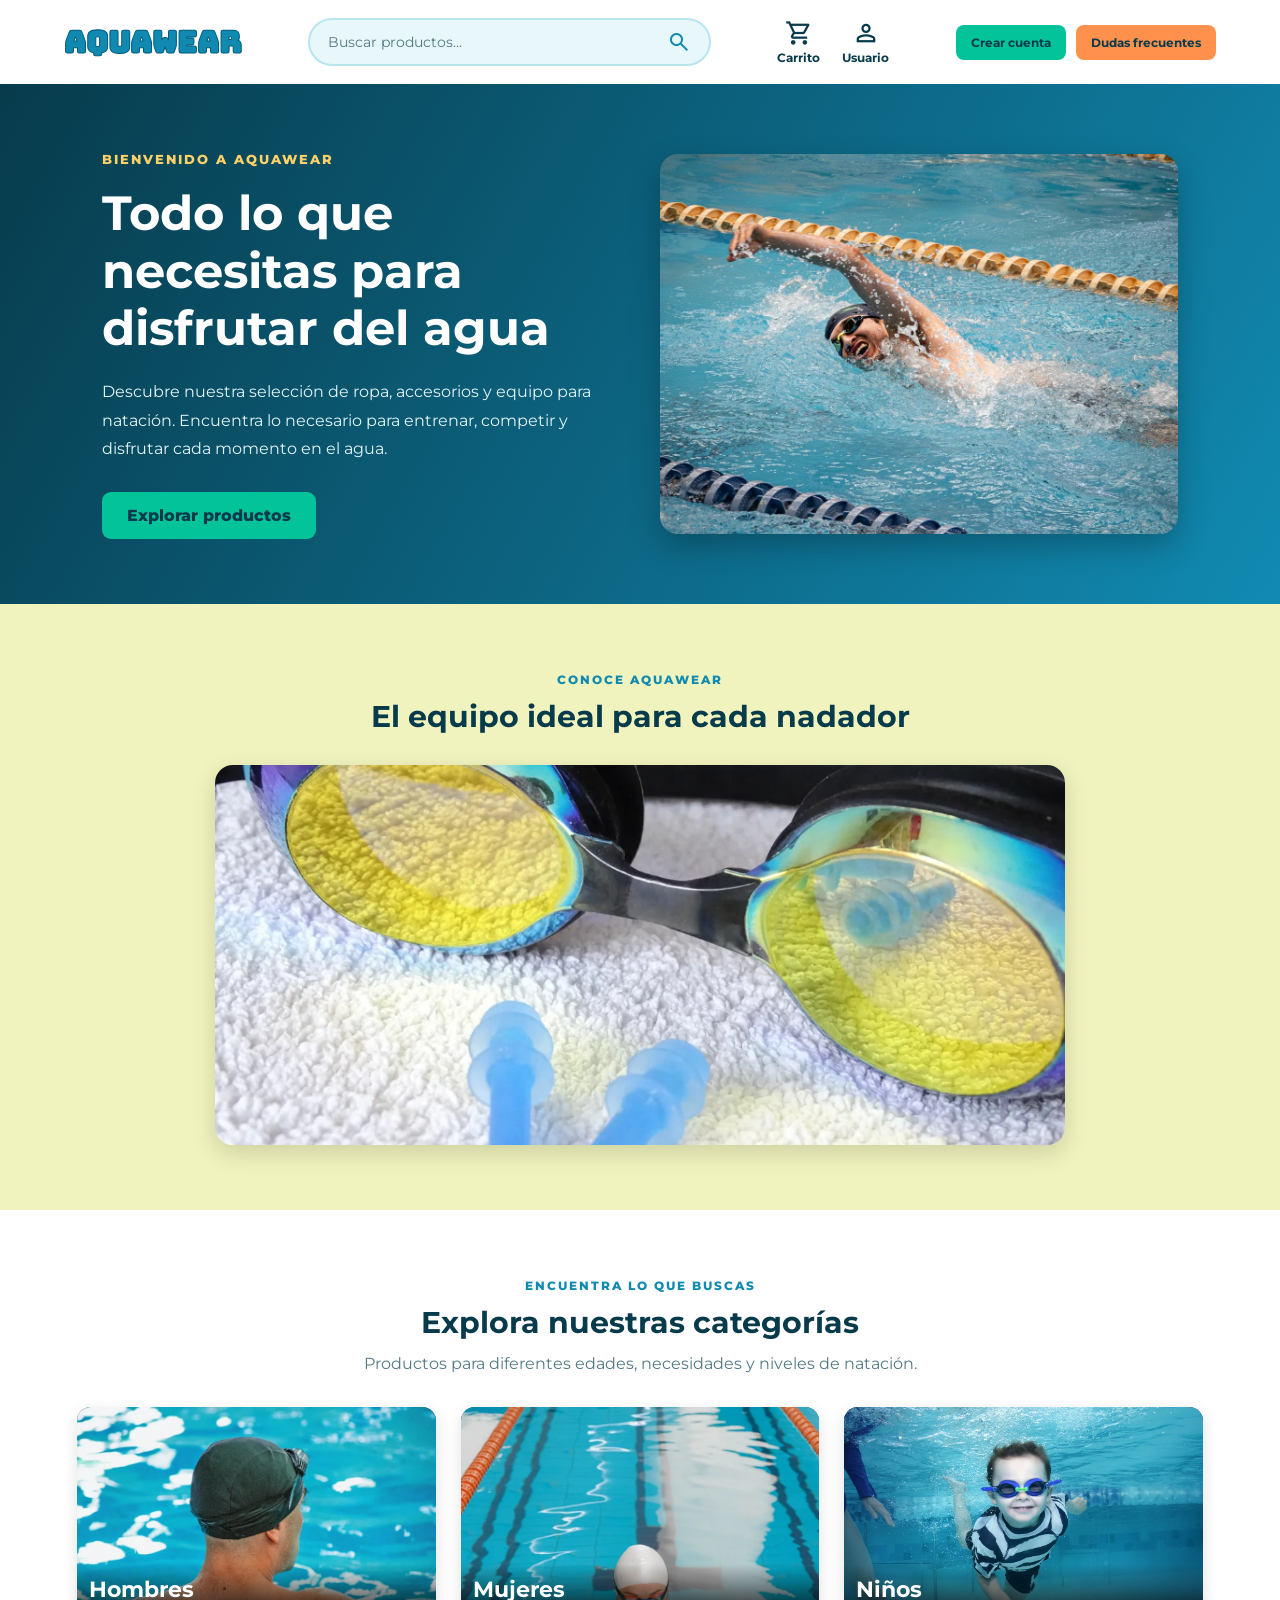
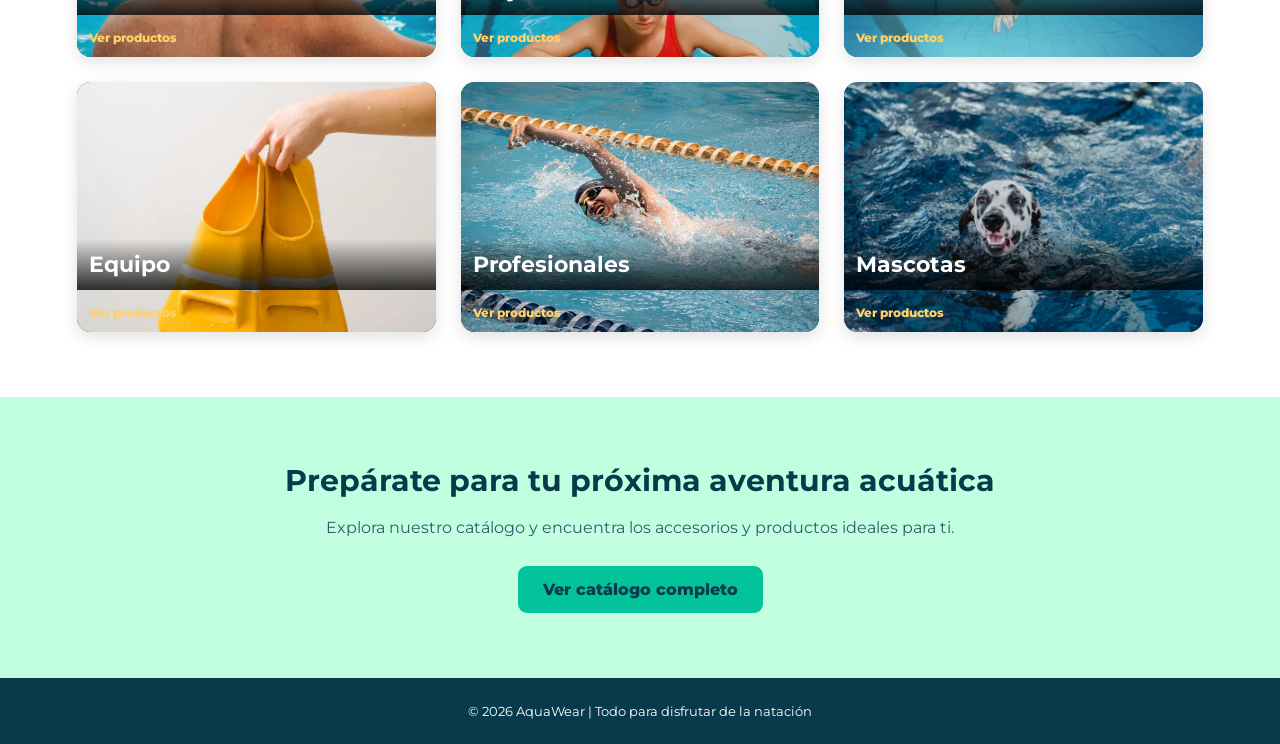
<file: index.html>
<!DOCTYPE html>
<html lang="es">
<head>
    <meta charset="UTF-8">
    <meta name="viewport" content="width=device-width, initial-scale=1.0">
    <meta name="description" content="AquaWear: ropa, accesorios y equipo para natación. Encuentra todo lo que necesitas para disfrutar del agua.">
    <link rel="stylesheet" href="styleprincipal.css">
    <link href="https://fonts.googleapis.com/css2?family=Material+Symbols+Outlined" rel="stylesheet">
    <title>AquaWear | Todo para nadar</title>
</head>

<body>

    <!-- ENCABEZADO -->
    <header class="header">

        <a href="index.html" class="logo">
            <h1>AquaWear</h1>
        </a>

        <div class="barra-busqueda">
            <input type="text" placeholder="Buscar productos...">
            <span class="material-symbols-outlined" id="lupa">search</span>
        </div>

        <nav class="accesos">
            <a href="productos.html" class="acceso">
                <span class="material-symbols-outlined">shopping_cart</span>
                <span>Carrito</span>
            </a>

            <a href="#" class="acceso">
                <span class="material-symbols-outlined">person</span>
                <span>Usuario</span>
            </a>
        </nav>

        <div class="acciones">
            <a href="#" class="boton-cuenta">Crear cuenta</a>
            <a href="#" class="boton-ayuda">Dudas frecuentes</a>
        </div>

    </header>


    <main>

        <!-- PRESENTACIÓN PRINCIPAL -->
        <section class="presentacion">

            <div class="presentacion-texto">
                <span class="etiqueta">BIENVENIDO A AQUAWEAR</span>

                <h2>Todo lo que necesitas para disfrutar del agua</h2>

                <p>
                    Descubre nuestra selección de ropa, accesorios y equipo
                    para natación. Encuentra lo necesario para entrenar,
                    competir y disfrutar cada momento en el agua.
                </p>

                <a href="productos.html" class="boton-principal">
                    Explorar productos
                </a>
            </div>

            <div class="presentacion-imagen">
                <img
                    src="optimizadas/nadador_profesional.webp"
                    alt="Nadador profesional practicando estilo libre">
            </div>

        </section>


        <!-- SLIDER DE IMÁGENES -->
        <section class="destacados">

            <div class="titulo-seccion">
                <span>CONOCE AQUAWEAR</span>
                <h2>El equipo ideal para cada nadador</h2>
            </div>

            <div class="slider-css">
                <div class="slides-css">
                    <img src="optimizadas/gafas-natacion.webp"
                         alt="Gafas de natación para actividades acuáticas">

                    <img src="optimizadas/nadadora_mujeres.webp"
                         alt="Mujer practicando natación con equipo especializado">

                    <img src="optimizadas/nadador_profesional.webp"
                         alt="Nadador profesional entrenando en una piscina">
                </div>
            </div>

        </section>


        <!-- CATEGORÍAS -->
        <section class="categorias">

            <div class="titulo-seccion">
                <span>ENCUENTRA LO QUE BUSCAS</span>
                <h2>Explora nuestras categorías</h2>
                <p>Productos para diferentes edades, necesidades y niveles de natación.</p>
            </div>

            <div class="categorias-grid">

                <a href="productos.html" class="categoria">
                    <img src="optimizadas/nadador-hombre.webp"
                         alt="Nadador masculino en piscina">
                    <h3>Hombres</h3>
                    <span>Ver productos</span>
                </a>

                <a href="productos.html" class="categoria">
                    <img src="optimizadas/nadadora_mujeres.webp"
                         alt="Mujer practicando natación">
                    <h3>Mujeres</h3>
                    <span>Ver productos</span>
                </a>

                <a href="productos.html" class="categoria">
                    <img src="optimizadas/natacion-ninos.webp"
                         alt="Niño nadando en una piscina">
                    <h3>Niños</h3>
                    <span>Ver productos</span>
                </a>

                <a href="productos.html" class="categoria">
                    <img src="optimizadas/aletas.webp"
                         alt="Aletas amarillas para natación">
                    <h3>Equipo</h3>
                    <span>Ver productos</span>
                </a>

                <a href="productos.html" class="categoria">
                    <img src="optimizadas/nadador_profesional.webp"
                         alt="Nadador competitivo entrenando">
                    <h3>Profesionales</h3>
                    <span>Ver productos</span>
                </a>

                <a href="productos.html" class="categoria">
                    <img src="optimizadas/perro_nadando.webp"
                         alt="Perro dálmata nadando en una piscina">
                    <h3>Mascotas</h3>
                    <span>Ver productos</span>
                </a>

            </div>

        </section>


        <!-- ACCESO AL CATÁLOGO -->
        <section class="catalogo-invitacion">

            <h2>Prepárate para tu próxima aventura acuática</h2>

            <p>
                Explora nuestro catálogo y encuentra los accesorios
                y productos ideales para ti.
            </p>

            <a href="productos.html" class="boton-principal">
                Ver catálogo completo
            </a>

        </section>

    </main>


    <!-- PIE DE PÁGINA -->
    <footer class="footer">
        <p>© 2026 AquaWear | Todo para disfrutar de la natación</p>
    </footer>

</body>
</html>
</file>
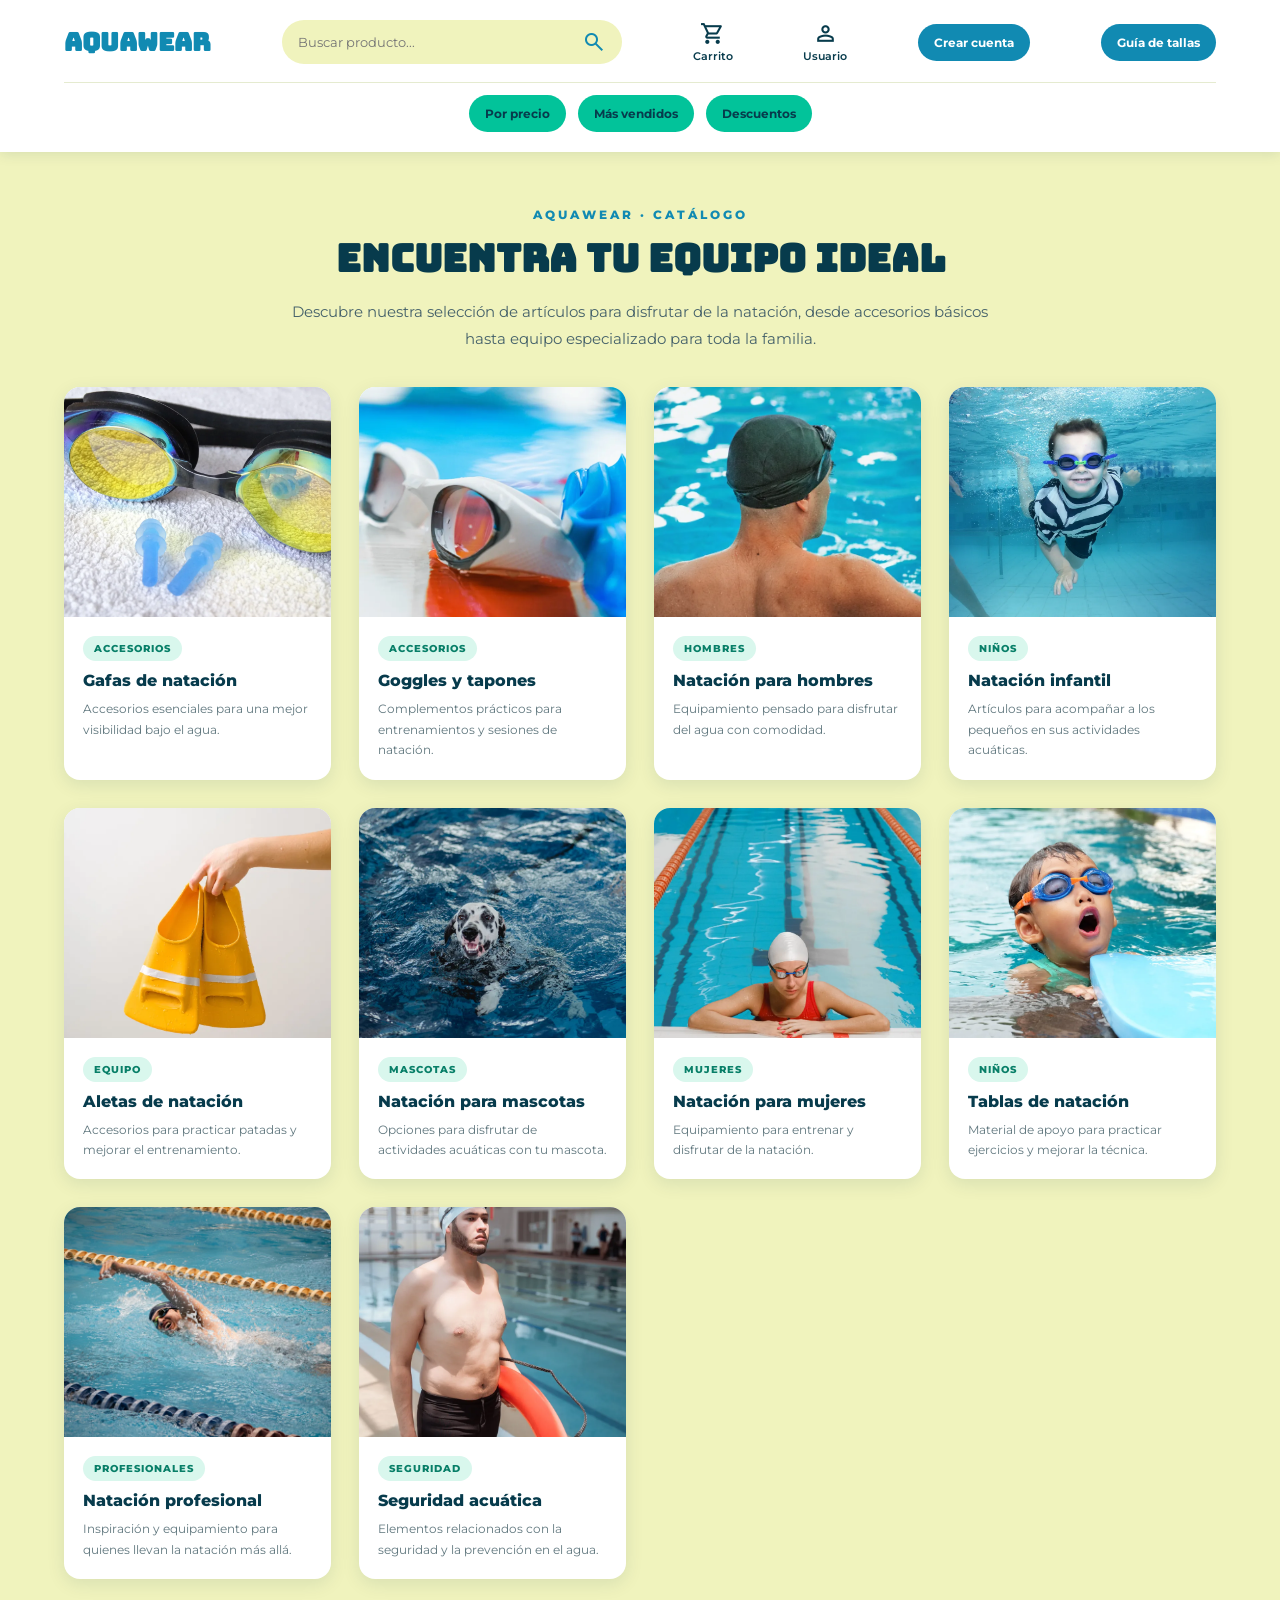
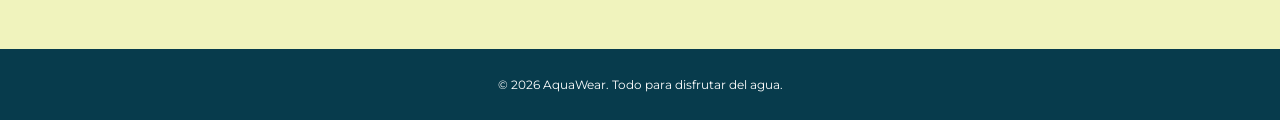
<file: productos.html>
<!DOCTYPE html>
<html lang="es">
<head>
    <meta charset="UTF-8">
    <meta name="viewport" content="width=device-width, initial-scale=1.0">
    <meta name="description" content="Descubre los productos y accesorios de natación de AquaWear para toda la familia.">
    <link rel="stylesheet" href="styleproductos.css">
    <link href="https://fonts.googleapis.com/css2?family=Material+Symbols+Outlined" rel="stylesheet">
    <title>Productos | AquaWear</title>
</head>

<body>

<header class="header">
    <a href="index.html"><h1>AquaWear</h1></a>

    <div class="barra-contenedor">
        <div class="barra-busqueda">
            <input type="text" placeholder="Buscar producto..." aria-label="Buscar producto">
            <span id="lupa" class="material-symbols-outlined">search</span>
        </div>
    </div>

    <div class="icono-contenedor">
        <span id="carrito" class="material-symbols-outlined">shopping_cart</span>
        <span class="icono-texto">Carrito</span>
    </div>

    <div class="icono-contenedor">
        <span id="usuario" class="material-symbols-outlined">person</span>
        <span class="icono-texto">Usuario</span>
    </div>

    <button id="crear-cuenta">Crear cuenta</button>
    <button id="guia-de-tallas">Guía de tallas</button>

    <nav class="botones-filtros" aria-label="Filtros de productos">
        <button id="ordenar-precio">Por precio</button>
        <button id="mas-vendidos">Más vendidos</button>
        <button id="descuentos">Descuentos</button>
    </nav>
</header>

<main>
    <section class="catalogo-intro">
        <p class="catalogo-etiqueta">AQUAWEAR · CATÁLOGO</p>
        <h2>Encuentra tu equipo ideal</h2>
        <p>Descubre nuestra selección de artículos para disfrutar de la natación, desde accesorios básicos hasta equipo especializado para toda la familia.</p>
    </section>

    <section class="productos-seccion" aria-label="Catálogo de productos">

        <article class="producto">
            <img src="optimizadas/gafas-natacion.webp" alt="Gafas de natación con piscina de fondo" loading="lazy">
            <div class="producto-info">
                <span class="producto-categoria">Accesorios</span>
                <h3>Gafas de natación</h3>
                <p>Accesorios esenciales para una mejor visibilidad bajo el agua.</p>
            </div>
        </article>

        <article class="producto">
            <img src="optimizadas/goggles-piscina.webp" alt="Goggles y tapones para natación sobre una toalla" loading="lazy">
            <div class="producto-info">
                <span class="producto-categoria">Accesorios</span>
                <h3>Goggles y tapones</h3>
                <p>Complementos prácticos para entrenamientos y sesiones de natación.</p>
            </div>
        </article>

        <article class="producto">
            <img src="optimizadas/nadador-hombre.webp" alt="Hombre equipado para nadar en una piscina" loading="lazy">
            <div class="producto-info">
                <span class="producto-categoria">Hombres</span>
                <h3>Natación para hombres</h3>
                <p>Equipamiento pensado para disfrutar del agua con comodidad.</p>
            </div>
        </article>

        <article class="producto">
            <img src="optimizadas/natacion-ninos.webp" alt="Niño practicando natación" loading="lazy">
            <div class="producto-info">
                <span class="producto-categoria">Niños</span>
                <h3>Natación infantil</h3>
                <p>Artículos para acompañar a los pequeños en sus actividades acuáticas.</p>
            </div>
        </article>

        <article class="producto">
            <img src="optimizadas/aletas.webp" alt="Aletas amarillas para natación" loading="lazy">
            <div class="producto-info">
                <span class="producto-categoria">Equipo</span>
                <h3>Aletas de natación</h3>
                <p>Accesorios para practicar patadas y mejorar el entrenamiento.</p>
            </div>
        </article>

        <article class="producto">
            <img src="optimizadas/perro_nadando.webp" alt="Perro dálmata nadando en el agua" loading="lazy">
            <div class="producto-info">
                <span class="producto-categoria">Mascotas</span>
                <h3>Natación para mascotas</h3>
                <p>Opciones para disfrutar de actividades acuáticas con tu mascota.</p>
            </div>
        </article>

        <article class="producto">
            <img src="optimizadas/nadadora_mujeres.webp" alt="Mujer preparada para nadar en una piscina" loading="lazy">
            <div class="producto-info">
                <span class="producto-categoria">Mujeres</span>
                <h3>Natación para mujeres</h3>
                <p>Equipamiento para entrenar y disfrutar de la natación.</p>
            </div>
        </article>

        <article class="producto">
            <img src="optimizadas/nino_tabla_natacion.webp" alt="Niño utilizando una tabla de natación en la piscina" loading="lazy">
            <div class="producto-info">
                <span class="producto-categoria">Niños</span>
                <h3>Tablas de natación</h3>
                <p>Material de apoyo para practicar ejercicios y mejorar la técnica.</p>
            </div>
        </article>

        <article class="producto">
            <img src="optimizadas/nadador_profesional.webp" alt="Nadador profesional realizando una brazada en una piscina" loading="lazy">
            <div class="producto-info">
                <span class="producto-categoria">Profesionales</span>
                <h3>Natación profesional</h3>
                <p>Inspiración y equipamiento para quienes llevan la natación más allá.</p>
            </div>
        </article>

        <article class="producto">
            <img src="optimizadas/hombre_salvavidas.webp" alt="Hombre con equipo de natación y salvavidas junto a una piscina" loading="lazy">
            <div class="producto-info">
                <span class="producto-categoria">Seguridad</span>
                <h3>Seguridad acuática</h3>
                <p>Elementos relacionados con la seguridad y la prevención en el agua.</p>
            </div>
        </article>

    </section>
</main>

<footer class="footer">
    <p>© 2026 AquaWear. Todo para disfrutar del agua.</p>
</footer>

</body>
</html>
</file>
<file: styleprincipal.css>
@import url('https://fonts.googleapis.com/css2?family=Bungee&family=Montserrat:wght@400;500;600;700;800&display=swap');

* {
    margin: 0;
    padding: 0;
    box-sizing: border-box;
}

body {
    background-color: #f0f3bd;
    color: #073b4c;
    font-family: "Montserrat", sans-serif;
}

/* ENCABEZADO */

.header {
    display: flex;
    align-items: center;
    justify-content: space-between;
    flex-wrap: wrap;
    gap: 20px;
    padding: 18px 5%;
    background-color: #ffffff;
    box-shadow: 0 3px 12px rgba(0, 0, 0, 0.08);
}

.logo {
    text-decoration: none;
}

.logo h1 {
    font-family: "Bungee", sans-serif;
    font-size: 30px;
    color: #118ab2;
    -webkit-text-stroke: 1px #00597a;
}

.barra-busqueda {
    display: flex;
    align-items: center;
    background-color: #e7f7fa;
    border: 2px solid #b8e6ef;
    border-radius: 25px;
    padding: 10px 18px;
    width: 35%;
    min-width: 200px;
}

.barra-busqueda input {
    width: 100%;
    border: none;
    outline: none;
    background: transparent;
    font-family: "Montserrat", sans-serif;
    font-size: 14px;
}

.barra-busqueda input::placeholder {
    color: #537985;
}

#lupa {
    font-size: 24px;
    color: #118ab2;
    cursor: pointer;
}

.accesos {
    display: flex;
    align-items: center;
    gap: 22px;
}

.acceso {
    display: flex;
    flex-direction: column;
    align-items: center;
    gap: 3px;
    color: #073b4c;
    text-decoration: none;
    font-size: 12px;
    font-weight: 700;
}

.acceso .material-symbols-outlined {
    font-size: 28px;
}

.acciones {
    display: flex;
    gap: 10px;
}

.acciones a {
    padding: 10px 15px;
    border-radius: 8px;
    text-decoration: none;
    font-size: 12px;
    font-weight: 700;
    transition: 0.3s;
}

.boton-cuenta {
    background-color: #02c39a;
    color: #073b4c;
}

.boton-ayuda {
    background-color: #ff914d;
    color: #073b4c;
}

.acciones a:hover {
    transform: translateY(-2px);
    filter: brightness(0.95);
}


/* PRESENTACIÓN PRINCIPAL */

.presentacion {
    display: grid;
    grid-template-columns: 1fr 1fr;
    align-items: center;
    gap: 40px;
    padding: 65px 8%;
    background: linear-gradient(120deg, #073b4c, #118ab2);
    color: white;
}

.presentacion-texto {
    max-width: 550px;
}

.etiqueta {
    display: inline-block;
    margin-bottom: 18px;
    color: #ffd166;
    font-size: 13px;
    font-weight: 800;
    letter-spacing: 2px;
}

.presentacion-texto h2 {
    margin-bottom: 20px;
    font-size: clamp(30px, 4vw, 48px);
    line-height: 1.2;
}

.presentacion-texto p {
    margin-bottom: 28px;
    font-size: 16px;
    line-height: 1.8;
    color: #e3f5f8;
}

.presentacion-imagen img {
    display: block;
    width: 100%;
    height: 380px;
    object-fit: cover;
    object-position: center;
    border-radius: 18px;
    box-shadow: 0 12px 30px rgba(0, 0, 0, 0.25);
}

.boton-principal {
    display: inline-block;
    padding: 14px 25px;
    border-radius: 9px;
    background-color: #02c39a;
    color: #073b4c;
    text-decoration: none;
    font-weight: 800;
    transition: 0.3s;
}

.boton-principal:hover {
    background-color: #ffd166;
    transform: translateY(-3px);
}


/* SECCIÓN DESTACADOS */

.destacados {
    padding: 65px 5%;
}

.titulo-seccion {
    margin-bottom: 30px;
    text-align: center;
}

.titulo-seccion span {
    color: #118ab2;
    font-size: 12px;
    font-weight: 800;
    letter-spacing: 2px;
}

.titulo-seccion h2 {
    margin: 10px 0;
    color: #073b4c;
    font-size: 30px;
}

.titulo-seccion p {
    color: #537985;
    line-height: 1.6;
}


/* SLIDER */

.slider-css {
    width: 85%;
    max-width: 850px;
    margin: 0 auto;
    overflow: hidden;
    border-radius: 18px;
    box-shadow: 0 8px 25px rgba(0, 0, 0, 0.15);
}

.slides-css {
    display: flex;
    width: 300%;
    animation: slide 20s infinite;
}

.slides-css img {
    display: block;
    width: 33.3333%;
    height: 380px;
    flex-shrink: 0;
    object-fit: cover;
}

@keyframes slide {
    0%, 28% {
        transform: translateX(0);
    }

    33%, 61% {
        transform: translateX(-33.3333%);
    }

    66%, 94% {
        transform: translateX(-66.6666%);
    }

    100% {
        transform: translateX(0);
    }
}


/* CATEGORÍAS */

.categorias {
    padding: 65px 6%;
    background-color: #ffffff;
}

.categorias-grid {
    display: grid;
    grid-template-columns: repeat(3, 1fr);
    gap: 25px;
    max-width: 1200px;
    margin: 0 auto;
}

.categoria {
    position: relative;
    overflow: hidden;
    min-height: 250px;
    border-radius: 14px;
    background-color: #073b4c;
    text-decoration: none;
    box-shadow: 0 5px 16px rgba(0, 0, 0, 0.12);
    transition: transform 0.3s;
}

.categoria:hover {
    transform: translateY(-6px);
}

.categoria img {
    display: block;
    width: 100%;
    height: 250px;
    object-fit: cover;
    transition: transform 0.4s;
}

.categoria:hover img {
    transform: scale(1.06);
}

.categoria h3 {
    position: absolute;
    bottom: 42px;
    left: 0;
    width: 100%;
    padding: 12px;
    color: white;
    background: linear-gradient(transparent, rgba(0, 0, 0, 0.8));
    font-size: 22px;
}

.categoria span {
    position: absolute;
    bottom: 12px;
    left: 12px;
    color: #ffd166;
    font-size: 12px;
    font-weight: 800;
}


/* INVITACIÓN AL CATÁLOGO */

.catalogo-invitacion {
    padding: 65px 20px;
    text-align: center;
    background-color: #c2ffe1;
}

.catalogo-invitacion h2 {
    margin-bottom: 15px;
    font-size: 30px;
    color: #073b4c;
}

.catalogo-invitacion p {
    margin-bottom: 25px;
    color: #315b68;
    line-height: 1.7;
}


/* PIE DE PÁGINA */

.footer {
    padding: 25px;
    text-align: center;
    background-color: #073b4c;
    color: white;
    font-size: 13px;
}


/* DISEÑO ADAPTABLE */

@media (max-width: 900px) {

    .header {
        justify-content: center;
    }

    .barra-busqueda {
        width: 60%;
    }

    .presentacion {
        grid-template-columns: 1fr;
        text-align: center;
    }

    .presentacion-texto {
        margin: 0 auto;
    }

    .categorias-grid {
        grid-template-columns: repeat(2, 1fr);
    }

}

@media (max-width: 600px) {

    .header {
        padding: 15px;
    }

    .logo h1 {
        font-size: 25px;
    }

    .barra-busqueda {
        width: 100%;
    }

    .acciones {
        width: 100%;
        justify-content: center;
    }

    .presentacion {
        padding: 40px 20px;
    }

    .presentacion-imagen img {
        height: 250px;
    }

    .presentacion-texto h2 {
        font-size: 30px;
    }

    .slider-css {
        width: 100%;
    }

    .slides-css img {
        height: 250px;
    }

    .titulo-seccion h2 {
        font-size: 24px;
    }

    .categorias-grid {
        grid-template-columns: 1fr;
    }

    .categoria {
        min-height: 230px;
    }

    .categoria img {
        height: 230px;
    }

    .catalogo-invitacion h2 {
        font-size: 24px;
    }

}
</file>
<file: styleproductos.css>
@import url('https://fonts.googleapis.com/css2?family=Bungee&family=Montserrat:wght@400;500;600;700;800&display=swap');

* {
    margin: 0;
    padding: 0;
    box-sizing: border-box;
}

body {
    font-family: 'Montserrat', sans-serif;
    background-color: #f0f3bd;
    color: #073b4c;
}

/* ENCABEZADO */

.header {
    width: 100%;
    padding: 20px 5%;
    background-color: #ffffff;
    display: flex;
    align-items: center;
    justify-content: space-between;
    flex-wrap: wrap;
    gap: 18px;
    box-shadow: 0 3px 12px rgba(7, 59, 76, 0.10);
}

.header > a {
    text-decoration: none;
}

.header h1 {
    font-family: 'Bungee', sans-serif;
    font-size: 25px;
    color: #118ab2;
}

.barra-contenedor {
    flex: 1;
    max-width: 340px;
}

.barra-busqueda {
    display: flex;
    align-items: center;
    background-color: #f0f3bd;
    border-radius: 30px;
    padding: 10px 16px;
}

.barra-busqueda input {
    width: 100%;
    border: none;
    outline: none;
    background: transparent;
    font-family: 'Montserrat', sans-serif;
    font-size: 13px;
    color: #073b4c;
}

#lupa {
    color: #118ab2;
    cursor: pointer;
}

.icono-contenedor {
    display: flex;
    flex-direction: column;
    align-items: center;
    gap: 3px;
    color: #073b4c;
}

.icono-contenedor .material-symbols-outlined {
    font-size: 25px;
}

.icono-texto {
    font-size: 11px;
    font-weight: 600;
}

.header button {
    border: none;
    padding: 11px 16px;
    border-radius: 22px;
    background-color: #118ab2;
    color: white;
    font-family: 'Montserrat', sans-serif;
    font-size: 12px;
    font-weight: 700;
    cursor: pointer;
    transition: background-color 0.3s, transform 0.3s;
}

.header button:hover {
    background-color: #073b4c;
    transform: translateY(-2px);
}

/* FILTROS */

.botones-filtros {
    width: 100%;
    display: flex;
    justify-content: center;
    gap: 12px;
    padding-top: 12px;
    border-top: 1px solid #e5ebd0;
}

.botones-filtros button {
    background-color: #02c39a;
    color: #073b4c;
}

.botones-filtros button:hover {
    background-color: #ff914d;
}

/* INTRODUCCIÓN DEL CATÁLOGO */

.catalogo-intro {
    text-align: center;
    max-width: 760px;
    margin: 55px auto 35px;
    padding: 0 25px;
}

.catalogo-etiqueta {
    color: #118ab2;
    font-size: 12px;
    font-weight: 800;
    letter-spacing: 3px;
    margin-bottom: 12px;
}

.catalogo-intro h2 {
    font-family: 'Bungee', sans-serif;
    font-size: clamp(24px, 4vw, 38px);
    line-height: 1.3;
    color: #073b4c;
    margin-bottom: 15px;
}

.catalogo-intro > p:last-child {
    font-size: 15px;
    line-height: 1.8;
    color: #45616a;
}

/* CATÁLOGO */

.productos-seccion {
    width: 90%;
    max-width: 1250px;
    margin: 0 auto 70px;
    display: grid;
    grid-template-columns: repeat(4, minmax(0, 1fr));
    gap: 28px;
}

.producto {
    background-color: #ffffff;
    border-radius: 16px;
    overflow: hidden;
    box-shadow: 0 5px 18px rgba(7, 59, 76, 0.10);
    transition: transform 0.3s, box-shadow 0.3s;
}

.producto:hover {
    transform: translateY(-7px);
    box-shadow: 0 12px 25px rgba(7, 59, 76, 0.17);
}

.producto img {
    display: block;
    width: 100%;
    height: 230px;
    object-fit: cover;
    object-position: center;
    background-color: #dceff0;
}

.producto-info {
    padding: 19px;
}

.producto-categoria {
    display: inline-block;
    padding: 6px 11px;
    margin-bottom: 10px;
    border-radius: 20px;
    background-color: #d9f7ed;
    color: #087f68;
    font-size: 10px;
    font-weight: 800;
    text-transform: uppercase;
    letter-spacing: 1px;
}

.producto-info h3 {
    font-size: 16px;
    font-weight: 800;
    margin-bottom: 9px;
    color: #073b4c;
}

.producto-info p {
    font-size: 12px;
    line-height: 1.7;
    color: #60777e;
}

/* PIE DE PÁGINA */

.footer {
    background-color: #073b4c;
    color: #ffffff;
    text-align: center;
    padding: 28px 15px;
    font-size: 12px;
}

/* TABLETAS */

@media (max-width: 1000px) {
    .productos-seccion {
        grid-template-columns: repeat(3, minmax(0, 1fr));
        gap: 22px;
    }

    .header {
        justify-content: center;
    }
}

/* CELULARES */

@media (max-width: 650px) {
    .header {
        padding: 18px 5%;
        gap: 15px;
    }

    .header h1 {
        font-size: 22px;
    }

    .barra-contenedor {
        flex-basis: 100%;
        max-width: none;
        order: 2;
    }

    .botones-filtros {
        order: 3;
        flex-wrap: wrap;
    }

    .header button {
        font-size: 11px;
        padding: 10px 12px;
    }

    .catalogo-intro {
        margin-top: 38px;
    }

    .productos-seccion {
        width: 92%;
        grid-template-columns: repeat(2, minmax(0, 1fr));
        gap: 15px;
    }

    .producto img {
        height: 165px;
    }

    .producto-info {
        padding: 13px;
    }

    .producto-info h3 {
        font-size: 13px;
    }

    .producto-info p {
        font-size: 11px;
    }
}

@media (max-width: 380px) {
    .productos-seccion {
        grid-template-columns: 1fr;
    }

    .producto img {
        height: 220px;
    }
}
</file>
